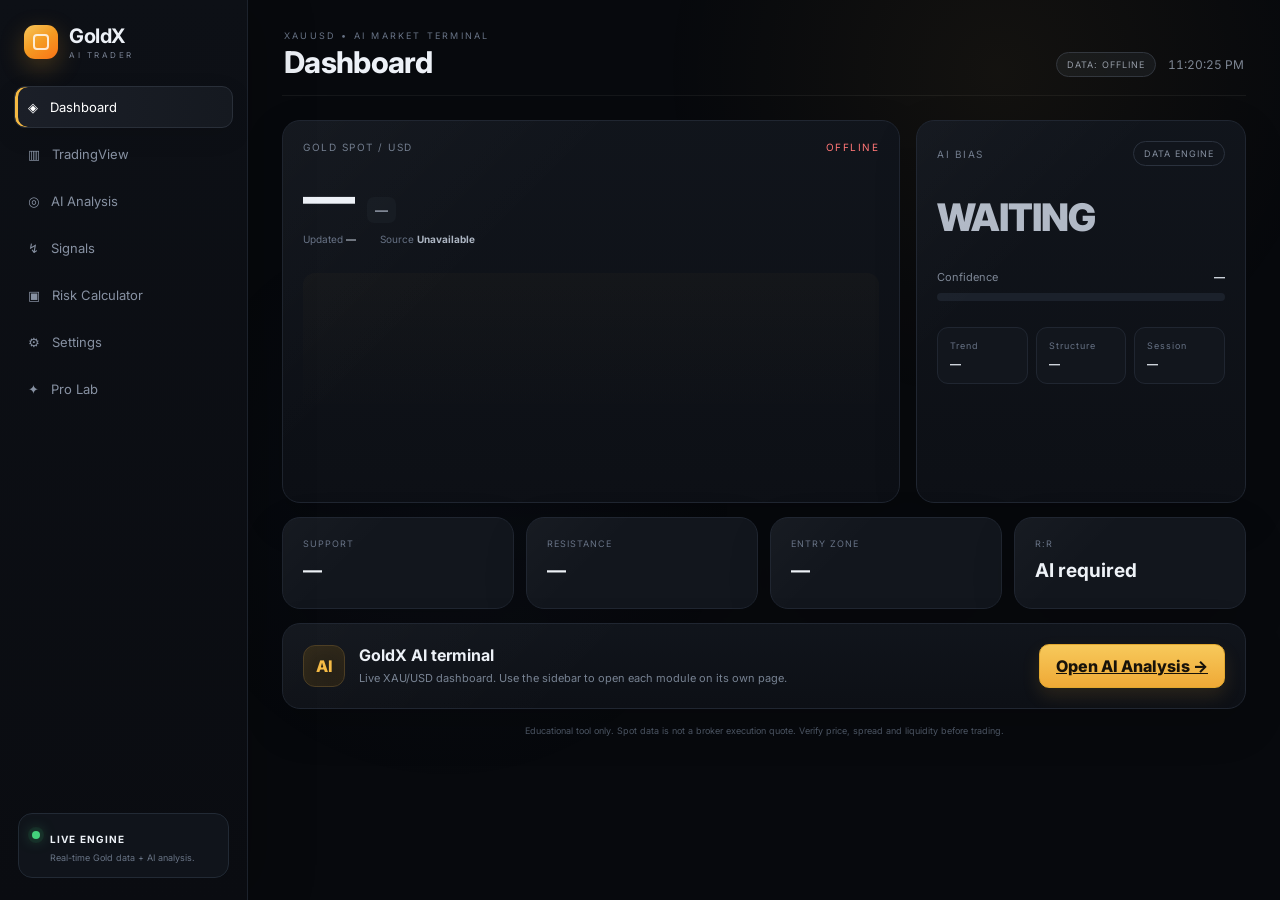
<file: index.html>
<!doctype html><html lang="en"><head><meta charset="UTF-8"><meta name="viewport" content="width=device-width,initial-scale=1.0"><title>GoldX AI Trader</title><link rel="preconnect" href="https://fonts.googleapis.com"><link rel="preconnect" href="https://fonts.gstatic.com" crossorigin><link href="https://fonts.googleapis.com/css2?family=Inter:wght@400;500;600;700;800&display=swap" rel="stylesheet"><link rel="stylesheet" href="/styles.css"></head><body data-page="dashboard"><div id="page-content"><section class="dashboard-page"><div class="hero-grid"><div class="card price-card"><div class="card-top"><span>GOLD SPOT / USD</span><span id="marketState" class="state">Checking…</span></div><div class="price-row"><span id="price" class="big-price">—</span><span id="change" class="change neutral">—</span></div><div class="price-meta"><span>Updated <b id="updated">—</b></span><span>Source <b id="source">—</b></span></div><canvas id="chart" height="180"></canvas></div><div class="card bias-card"><div class="card-top"><span>AI BIAS</span><span class="mini-pill">DATA ENGINE</span></div><div id="bias" class="bias neutral">WAITING</div><div class="confidence"><div class="confidence-label"><span>Confidence</span><b id="confidence">—</b></div><div class="bar"><span id="confidenceBar"></span></div></div><div class="metrics"><div><small>Trend</small><b id="trend">—</b></div><div><small>Structure</small><b id="structure">—</b></div><div><small>Session</small><b id="session">—</b></div></div></div></div><div class="stat-grid"><div class="card stat"><small>SUPPORT</small><b id="support">—</b></div><div class="card stat"><small>RESISTANCE</small><b id="resistance">—</b></div><div class="card stat"><small>ENTRY ZONE</small><b id="entry">—</b></div><div class="card stat"><small>R:R</small><b id="rr">AI required</b></div></div><div class="card callout"><div class="callout-icon">AI</div><div><b>GoldX AI terminal</b><p>Live XAU/USD dashboard. Use the sidebar to open each module on its own page.</p></div><a class="primary" href="/ai-analysis/">Open AI Analysis →</a></div><div class="disclaimer">Educational tool only. Spot data is not a broker execution quote. Verify price, spread and liquidity before trading.</div></section></div><script src="/page-shell.js?v=20260818-2"></script><script src="/app.js?v=20260818-2"></script><script src="/multipage-nav.js?v=20260818-1"></script></body></html>
</file>
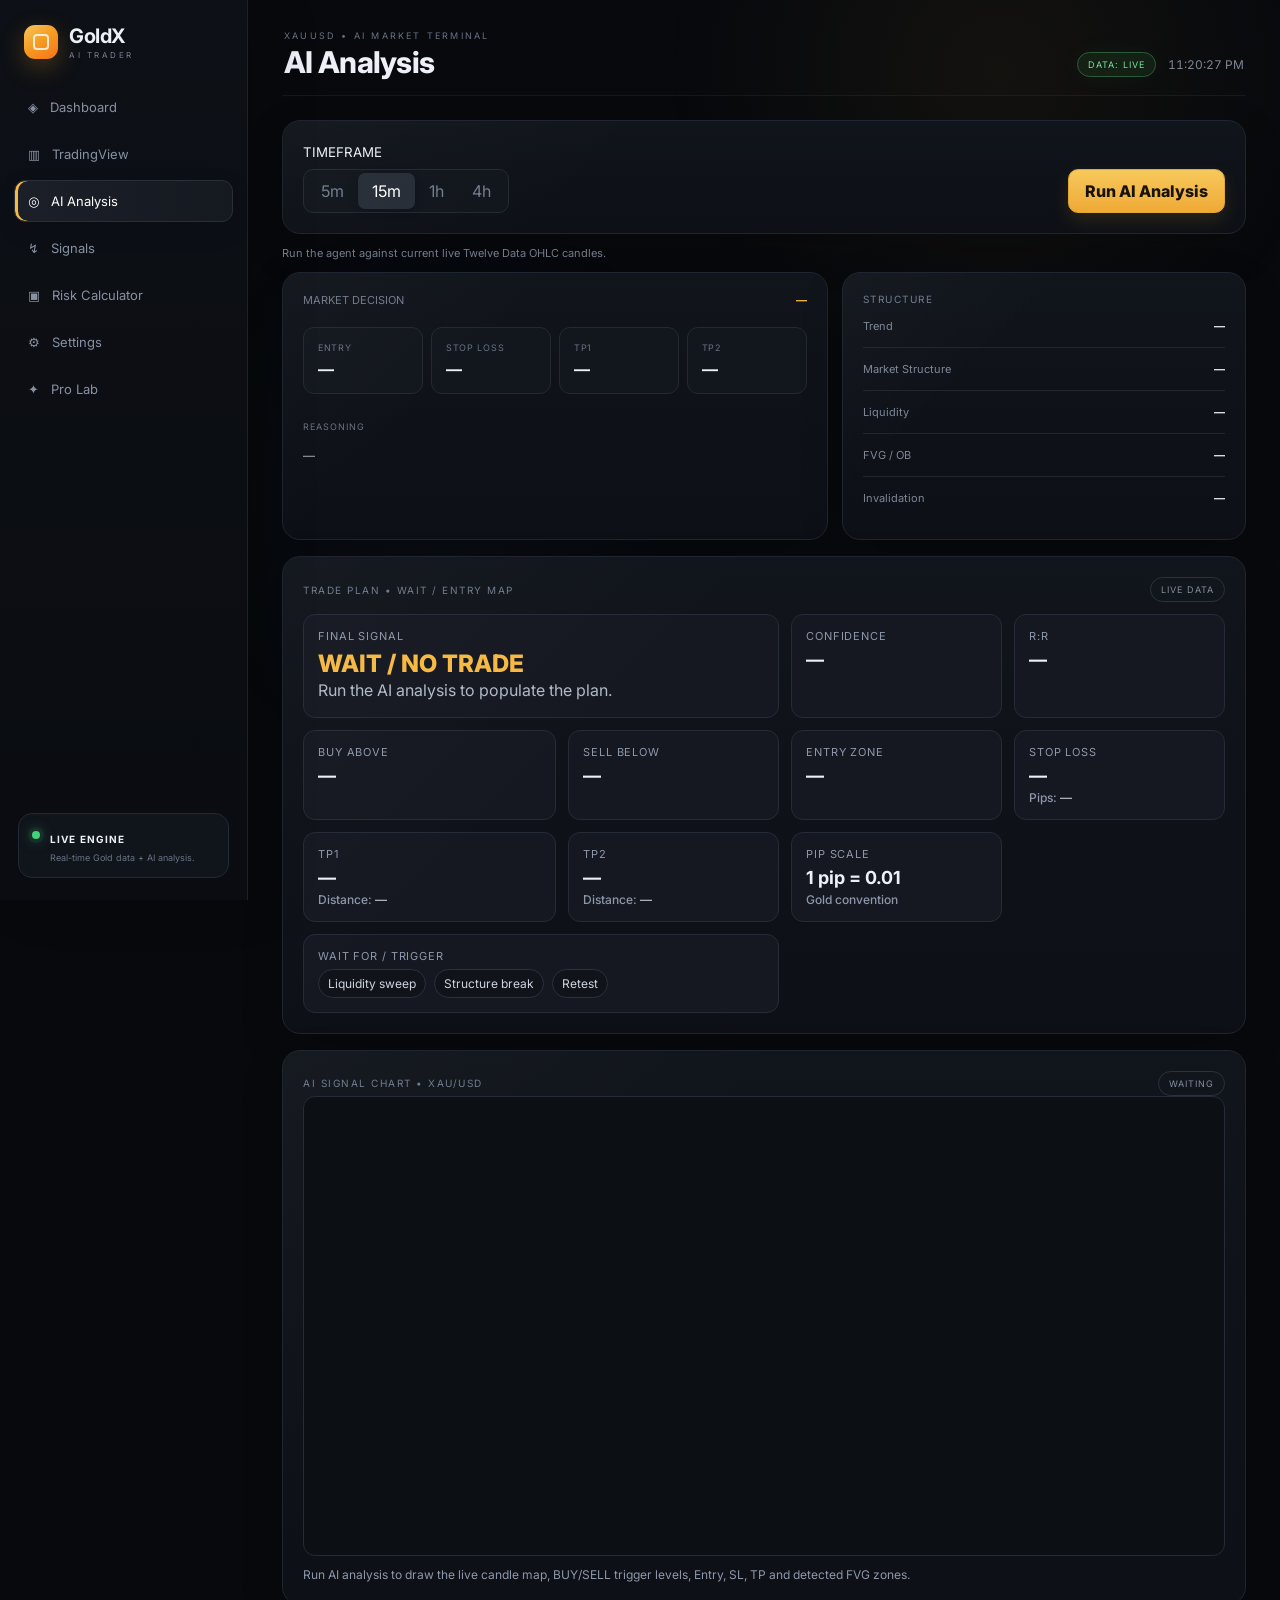
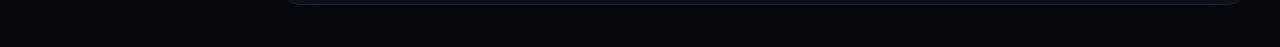
<file: ai-analysis/index.html>
<!doctype html><html lang="en"><head><meta charset="UTF-8"><meta name="viewport" content="width=device-width,initial-scale=1.0"><title>GoldX AI Analysis</title><link rel="preconnect" href="https://fonts.googleapis.com"><link rel="preconnect" href="https://fonts.gstatic.com" crossorigin><link href="https://fonts.googleapis.com/css2?family=Inter:wght@400;500;600;700;800&display=swap" rel="stylesheet"><link rel="stylesheet" href="/styles.css"></head><body data-page="analysis"><div id="page-content"><section id="analysis"><div class="card analysis-controls"><div><small>TIMEFRAME</small><div class="segmented"><button data-tf="5min" class="tf">5m</button><button data-tf="15min" class="tf active">15m</button><button data-tf="1h" class="tf">1h</button><button data-tf="4h" class="tf">4h</button></div></div><button id="runAi" class="primary">Run AI Analysis</button></div><div id="analysisStatus" class="status">Run the agent against current live Twelve Data OHLC candles.</div><div class="analysis-grid"><div class="card result-main"><div class="result-head"><span>MARKET DECISION</span><b id="resultBias">—</b></div><div class="entry-box"><div><small>ENTRY</small><b id="aEntry">—</b></div><div><small>STOP LOSS</small><b id="aSl">—</b></div><div><small>TP1</small><b id="aTp1">—</b></div><div><small>TP2</small><b id="aTp2">—</b></div></div><div class="reason"><small>REASONING</small><p id="reasoning">—</p></div></div><div class="card"><div class="card-top"><span>STRUCTURE</span></div><div class="list"><div><span>Trend</span><b id="aTrend">—</b></div><div><span>Market Structure</span><b id="aStructure">—</b></div><div><span>Liquidity</span><b id="aLiquidity">—</b></div><div><span>FVG / OB</span><b id="aFvg">—</b></div><div><span>Invalidation</span><b id="aInvalidation">—</b></div></div></div></div></section></div><script src="/page-shell.js?v=20260818-2"></script><script src="/enhancements.js?v=20260818-2"></script><script src="/analysis-page.js?v=20260818-1"></script></body></html>
</file>
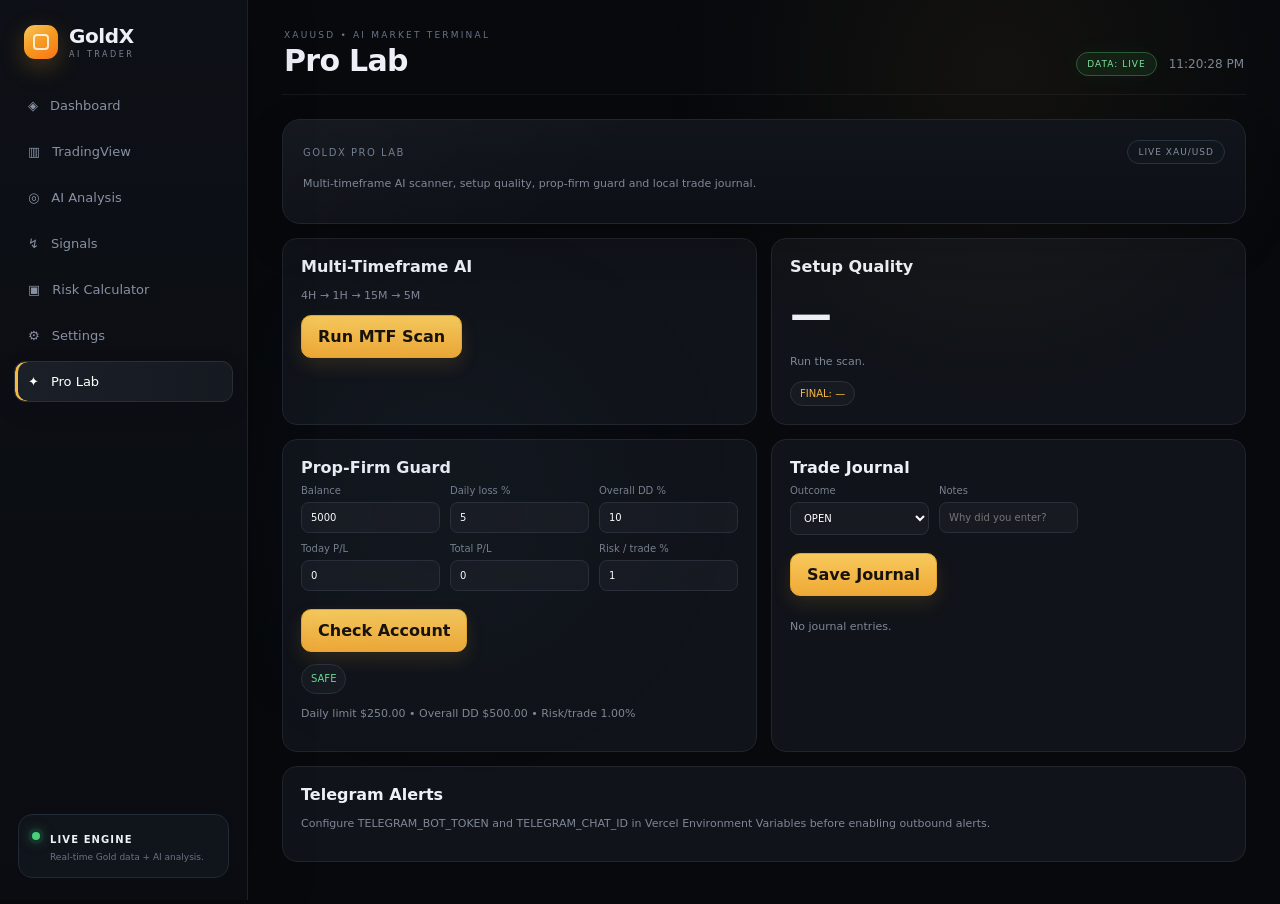
<file: pro-lab-v2/index.html>
<!doctype html><html lang="en"><head><meta charset="UTF-8"><meta name="viewport" content="width=device-width,initial-scale=1.0"><title>GoldX Pro Lab</title><link rel="preconnect" href="https://fonts.googleapis.com"><link rel="preconnect" href="https://fonts.gstatic.com" crossorigin><link rel="stylesheet" href="/styles.css"></head><body data-page="prolab"><div id="page-content"><section><div id="proPage"><div class="card"><div class="card-top"><span>GOLDX PRO LAB</span><span class="mini-pill">LIVE XAU/USD</span></div><p class="hint">Starting Pro Lab…</p></div></div></section></div><script src="/page-shell.js?v=20260818-4"></script><script src="/pro-lab-page.js?v=20260818-1"></script></body></html>
</file>
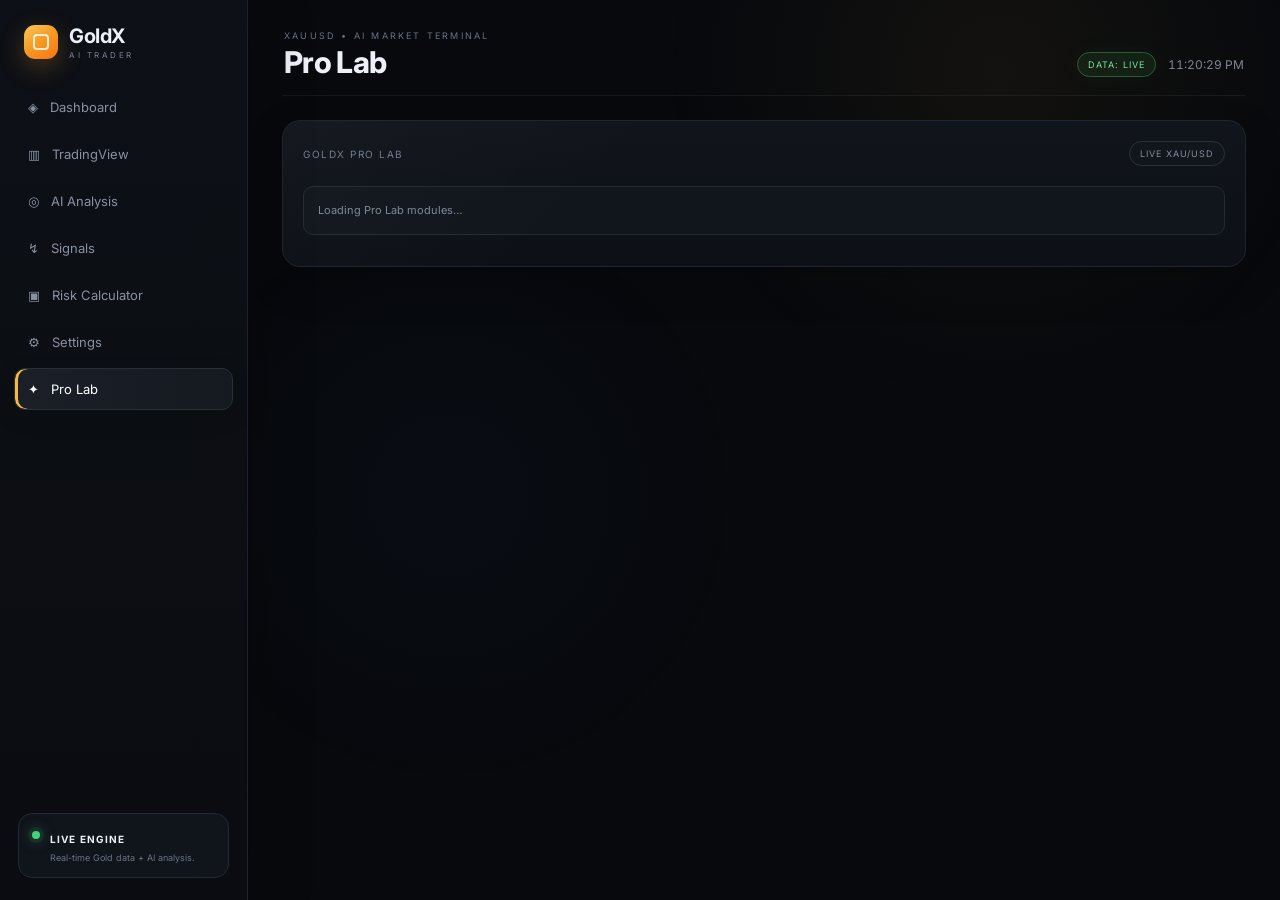
<file: pro-lab/index.html>
<!doctype html><html lang="en"><head><meta charset="UTF-8"><meta name="viewport" content="width=device-width,initial-scale=1.0"><title>GoldX Pro Lab</title><link rel="preconnect" href="https://fonts.googleapis.com"><link rel="preconnect" href="https://fonts.gstatic.com" crossorigin><link href="https://fonts.googleapis.com/css2?family=Inter:wght@400;500;600;700;800&display=swap" rel="stylesheet"><link rel="stylesheet" href="/styles.css"></head><body data-page="prolab"><div id="page-content"><section><div class="card"><div class="card-top"><span>GOLDX PRO LAB</span><span class="mini-pill">LIVE XAU/USD</span></div><p class="hint">Loading Pro Lab modules…</p></div></section></div><script src="/page-shell.js?v=20260818-2"></script><script src="/pro-features.js?v=20260818-5"></script><script src="/scan-ui.js?v=20260818-3"></script><script>setTimeout(()=>{if(window.goldxProLab)window.goldxProLab.open()},50)</script></body></html>
</file>
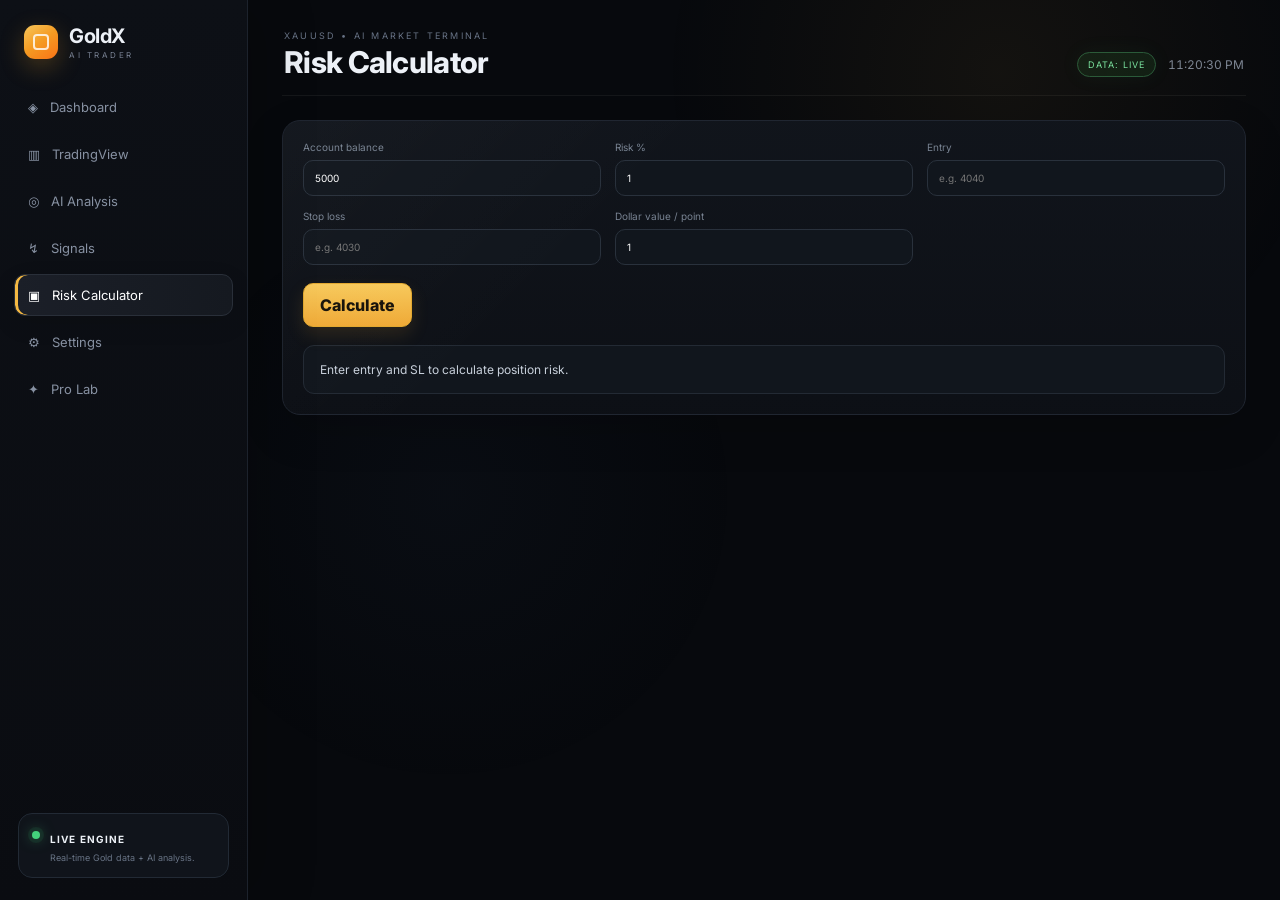
<file: risk-calculator/index.html>
<!doctype html><html lang="en"><head><meta charset="UTF-8"><meta name="viewport" content="width=device-width,initial-scale=1.0"><title>GoldX Risk Calculator</title><link rel="preconnect" href="https://fonts.googleapis.com"><link rel="preconnect" href="https://fonts.gstatic.com" crossorigin><link href="https://fonts.googleapis.com/css2?family=Inter:wght@400;500;600;700;800&display=swap" rel="stylesheet"><link rel="stylesheet" href="/styles.css"></head><body data-page="risk"><div id="page-content"><section><div class="card risk-card"><div class="form-grid"><label>Account balance<input id="balance" type="number" value="5000"></label><label>Risk %<input id="riskPct" type="number" step="0.1" value="1"></label><label>Entry<input id="rEntry" type="number" step="0.01" placeholder="e.g. 4040"></label><label>Stop loss<input id="rSl" type="number" step="0.01" placeholder="e.g. 4030"></label><label>Dollar value / point<input id="pointValue" type="number" step="0.01" value="1"></label></div><button class="primary" onclick="calculateRisk()">Calculate</button><div id="riskResult" class="risk-result">Enter entry and SL to calculate position risk.</div></div></section></div><script src="/page-shell.js?v=20260818-2"></script><script src="/risk-page.js?v=20260818-1"></script></body></html>
</file>
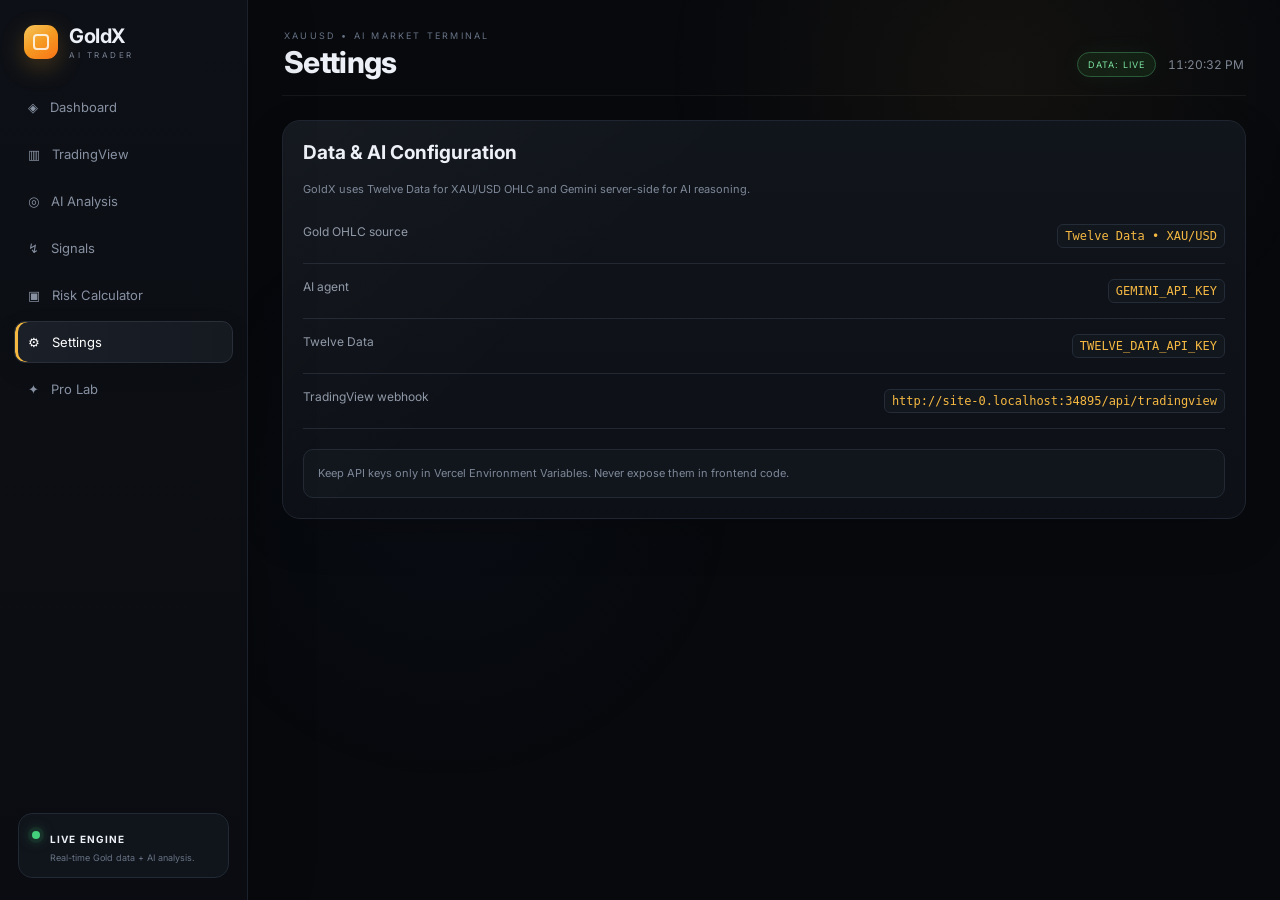
<file: settings/index.html>
<!doctype html><html lang="en"><head><meta charset="UTF-8"><meta name="viewport" content="width=device-width,initial-scale=1.0"><title>GoldX Settings</title><link rel="preconnect" href="https://fonts.googleapis.com"><link rel="preconnect" href="https://fonts.gstatic.com" crossorigin><link href="https://fonts.googleapis.com/css2?family=Inter:wght@400;500;600;700;800&display=swap" rel="stylesheet"><link rel="stylesheet" href="/styles.css"></head><body data-page="settings"><div id="page-content"><section><div class="card settings"><h2>Data & AI Configuration</h2><p>GoldX uses Twelve Data for XAU/USD OHLC and Gemini server-side for AI reasoning.</p><div class="settings-row"><span>Gold OHLC source</span><code>Twelve Data • XAU/USD</code></div><div class="settings-row"><span>AI agent</span><code>GEMINI_API_KEY</code></div><div class="settings-row"><span>Twelve Data</span><code>TWELVE_DATA_API_KEY</code></div><div class="settings-row"><span>TradingView webhook</span><code id="webhookUrl">—</code></div><div class="hint">Keep API keys only in Vercel Environment Variables. Never expose them in frontend code.</div></div></section></div><script src="/page-shell.js?v=20260818-2"></script><script>document.getElementById('webhookUrl').textContent=location.origin+'/api/tradingview'</script></body></html>
</file>
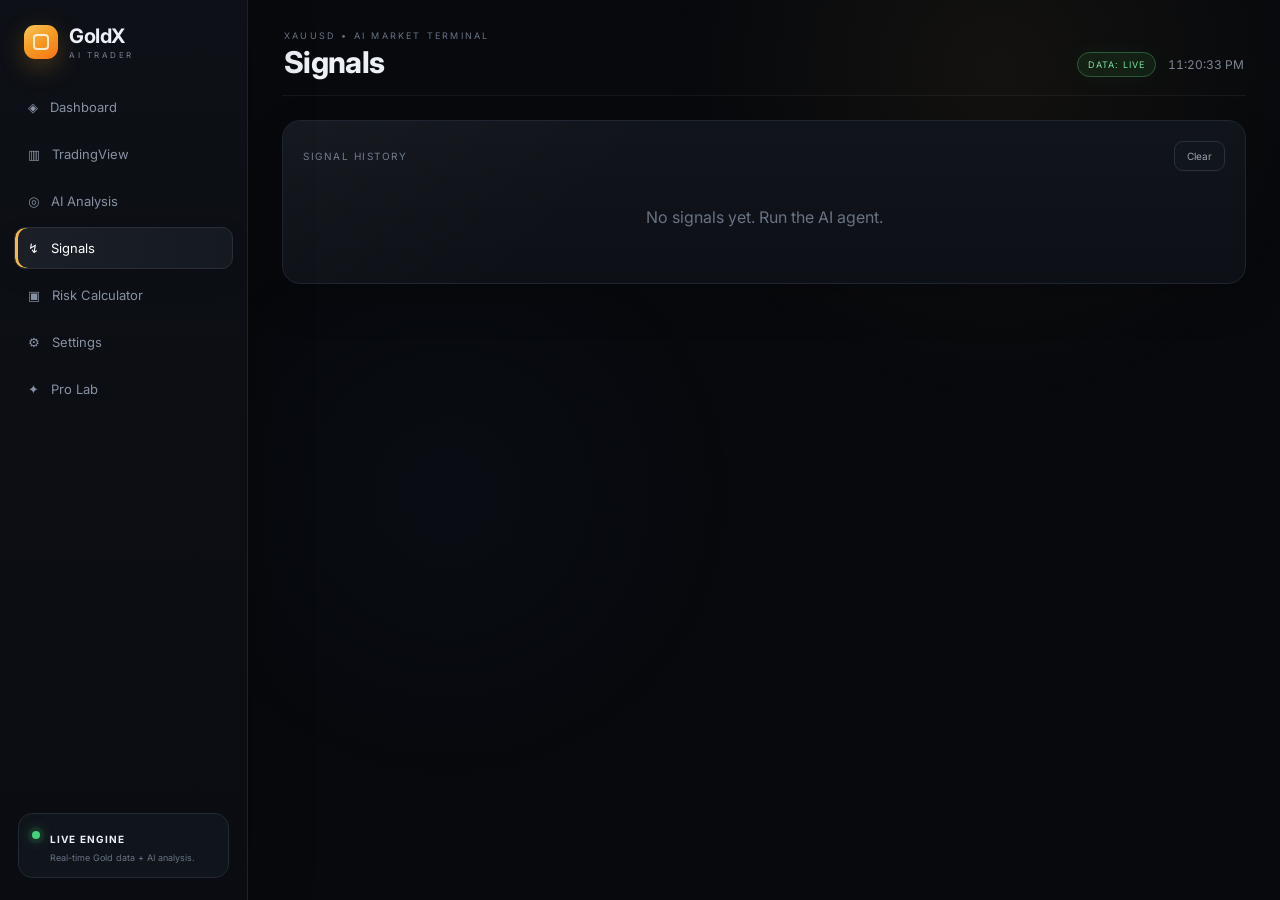
<file: signals/index.html>
<!doctype html><html lang="en"><head><meta charset="UTF-8"><meta name="viewport" content="width=device-width,initial-scale=1.0"><title>GoldX Signals</title><link rel="preconnect" href="https://fonts.googleapis.com"><link rel="preconnect" href="https://fonts.gstatic.com" crossorigin><link href="https://fonts.googleapis.com/css2?family=Inter:wght@400;500;600;700;800&display=swap" rel="stylesheet"><link rel="stylesheet" href="/styles.css"></head><body data-page="signals"><div id="page-content"><section><div class="card"><div class="card-top"><span>SIGNAL HISTORY</span><button class="ghost" onclick="clearSignals()">Clear</button></div><div id="signalsList" class="signals-list"></div></div></section></div><script src="/page-shell.js?v=20260818-2"></script><script src="/signals-page.js?v=20260818-1"></script></body></html>
</file>
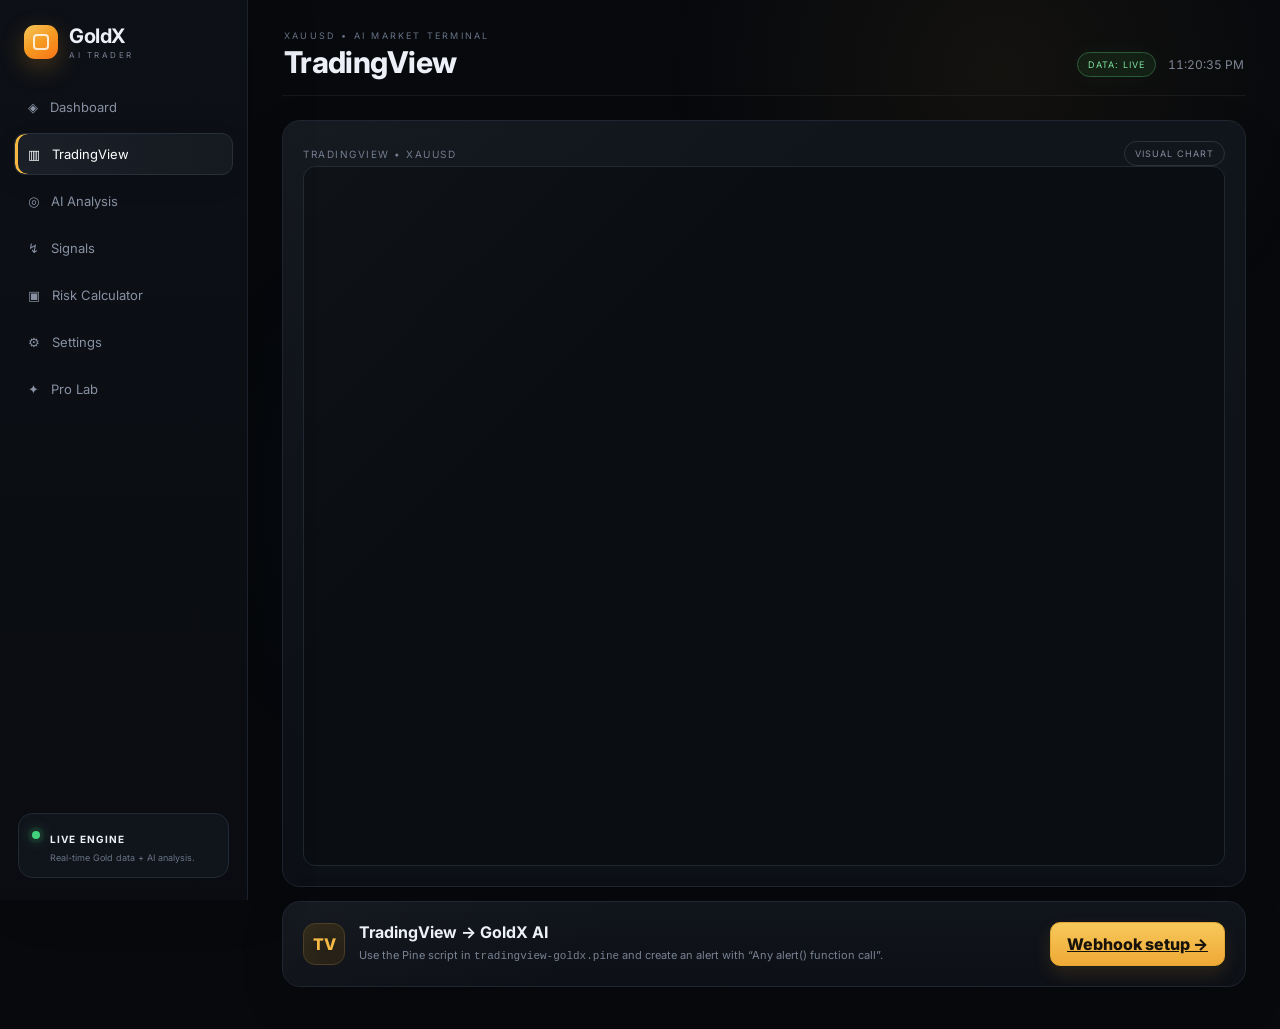
<file: tradingview/index.html>
<!doctype html><html lang="en"><head><meta charset="UTF-8"><meta name="viewport" content="width=device-width,initial-scale=1.0"><title>GoldX TradingView</title><link rel="preconnect" href="https://fonts.googleapis.com"><link rel="preconnect" href="https://fonts.gstatic.com" crossorigin><link href="https://fonts.googleapis.com/css2?family=Inter:wght@400;500;600;700;800&display=swap" rel="stylesheet"><link rel="stylesheet" href="/styles.css"></head><body data-page="tradingview"><div id="page-content"><section><div class="card"><div class="card-top"><span>TRADINGVIEW • XAUUSD</span><span class="mini-pill">VISUAL CHART</span></div><div class="tv-wrap"><div class="tradingview-widget-container" id="tv_chart"><div class="tradingview-widget-container__widget"></div></div></div></div><div class="card callout"><div class="callout-icon">TV</div><div><b>TradingView → GoldX AI</b><p>Use the Pine script in <code>tradingview-goldx.pine</code> and create an alert with “Any alert() function call”.</p></div><a class="primary" href="/settings/">Webhook setup →</a></div></section></div><script src="https://s3.tradingview.com/tv.js"></script><script src="/page-shell.js?v=20260818-2"></script><script src="/tradingview-page.js?v=20260818-1"></script></body></html>
</file>
<file: styles.css>
*{box-sizing:border-box}html{scroll-behavior:smooth}body{margin:0;font-family:Inter,system-ui,-apple-system,BlinkMacSystemFont,"Segoe UI",sans-serif;background:#07090d;color:#edf1f7;min-height:100vh;-webkit-font-smoothing:antialiased}body:before{content:"";position:fixed;inset:0;pointer-events:none;background:radial-gradient(circle at 78% 8%,rgba(245,185,66,.055),transparent 26%),radial-gradient(circle at 35% 55%,rgba(66,96,140,.05),transparent 30%)}button,input,select{font:inherit}button,a{transition:all .18s ease}.app-shell{display:flex;min-height:100vh}.sidebar{width:248px;background:linear-gradient(180deg,#0d1016 0%,#0a0c11 100%);border-right:1px solid #1c222c;padding:22px 14px;position:fixed;inset:0 auto 0 0;z-index:50;box-shadow:18px 0 50px rgba(0,0,0,.16)}.brand{display:flex;gap:11px;align-items:center;padding:2px 10px 26px}.brand-dot{width:34px;height:34px;border-radius:11px;background:linear-gradient(145deg,#f7c75c 0%,#f59b22 48%,#f97316 100%);display:grid;place-items:center;box-shadow:0 8px 25px rgba(245,166,42,.25)}.brand-dot:after{content:"";width:12px;height:12px;border-radius:4px;border:2px solid rgba(255,255,255,.8)}.brand b{font-size:20px;letter-spacing:-.4px}.brand small{display:block;font-size:8px;color:#778092;letter-spacing:2.5px;margin-top:2px}.sidebar nav{display:flex;flex-direction:column;gap:5px}.nav{display:flex;align-items:center;gap:12px;width:100%;border:1px solid transparent;background:transparent;color:#8791a2;padding:12px 13px;border-radius:11px;text-align:left;cursor:pointer;margin:0;text-decoration:none;font-size:13px}.nav:hover{background:#141820;color:#dfe5ee;border-color:#202733;transform:translateX(2px)}.nav.active{background:linear-gradient(90deg,#1b1f28,#151920);color:#fff;border-color:#292f39;box-shadow:inset 3px 0 #f5b942,0 8px 24px rgba(0,0,0,.1)}.nav:first-letter{color:#aeb7c6}.side-note{position:absolute;bottom:22px;left:18px;right:18px;border:1px solid #222a35;background:rgba(18,22,29,.88);border-radius:14px;padding:13px;display:flex;gap:10px;backdrop-filter:blur(12px)}.side-note b{font-size:10px;letter-spacing:1.1px}.side-note small{display:block;color:#697486;font-size:9px;margin-top:4px;line-height:1.45}.live-dot{width:8px;height:8px;background:#43d17b;border-radius:50%;margin-top:4px;box-shadow:0 0 0 4px rgba(67,209,123,.08),0 0 14px rgba(67,209,123,.65);flex:none}.main{margin-left:248px;width:calc(100% - 248px);padding:26px 34px 42px;max-width:1700px}.topbar{display:flex;justify-content:space-between;align-items:flex-end;margin-bottom:24px;padding:4px 2px 18px;border-bottom:1px solid rgba(255,255,255,.055)}.eyebrow{font-size:9px;color:#687386;letter-spacing:2.2px;text-transform:uppercase}.topbar h1{margin:6px 0 0;font-size:30px;line-height:1;font-weight:750;letter-spacing:-.7px}.top-actions{display:flex;align-items:center;gap:12px}.badge,.mini-pill{font-size:9px;letter-spacing:1px;border-radius:999px;padding:6px 10px;border:1px solid #2b323e;background:#11151c;color:#858f9f}.badge.live{color:#77e5a3;border-color:#245739;background:#0c1b13;box-shadow:0 0 22px rgba(61,207,123,.06)}.badge.muted{color:#929baa;background:#11151b}.clock{font-size:12px;color:#7b8595;font-variant-numeric:tabular-nums}.view{display:none}.active-view{display:block;animation:pageIn .24s ease}@keyframes pageIn{from{opacity:.5;transform:translateY(4px)}to{opacity:1;transform:none}}.hero-grid{display:grid;grid-template-columns:minmax(0,2fr) minmax(330px,1fr);gap:16px}.card{background:linear-gradient(180deg,rgba(17,21,28,.98),rgba(13,16,22,.98));border:1px solid #202631;border-radius:18px;padding:20px;box-shadow:0 16px 44px rgba(0,0,0,.16);position:relative;overflow:hidden}.card:before{content:"";position:absolute;inset:0;pointer-events:none;background:linear-gradient(135deg,rgba(255,255,255,.025),transparent 35%)}.card-top{display:flex;justify-content:space-between;align-items:center;color:#707b8c;font-size:10px;letter-spacing:1.5px;text-transform:uppercase}.price-card{min-height:360px}.price-row{display:flex;align-items:baseline;gap:14px;margin-top:18px}.big-price{font-size:52px;font-weight:800;letter-spacing:-2.4px;line-height:1}.change{font-size:13px;font-weight:700;padding:5px 8px;border-radius:7px;background:#151a21}.change.up{color:#67dd93;background:#0e2117}.change.down{color:#ff7676;background:#251416}.change.neutral{color:#8d95a3}.price-meta{display:flex;gap:24px;color:#667184;font-size:10px;margin:10px 0 4px}.price-meta b{color:#adb6c3}.price-card canvas{width:100%;margin-top:24px;height:205px;background:linear-gradient(180deg,rgba(245,185,66,.025),transparent 70%);border-radius:12px}.bias-card{min-height:360px}.bias{font-size:38px;font-weight:850;margin:28px 0 30px;letter-spacing:-1px}.bias.bull{color:#63df95;text-shadow:0 0 22px rgba(99,223,149,.12)}.bias.bear{color:#ff7676}.bias.neutral{color:#b1b9c6}.confidence-label{display:flex;justify-content:space-between;font-size:11px;color:#7e8796}.confidence-label b{color:#d7dde6}.bar{height:8px;background:#1b212b;border-radius:99px;margin-top:9px;overflow:hidden}.bar span{display:block;height:100%;width:0;background:linear-gradient(90deg,#d69428,#f6c451);border-radius:99px;box-shadow:0 0 18px rgba(245,185,66,.22)}.metrics{display:grid;grid-template-columns:repeat(3,1fr);gap:8px;margin-top:26px}.metrics div,.stat{background:#12161d;border:1px solid #202631}.metrics div{padding:12px;border-radius:11px}.metrics small,.stat small{display:block;color:#667184;font-size:9px;letter-spacing:1px}.metrics b{display:block;margin-top:6px;font-size:11px;color:#dae0e8}.stat-grid{display:grid;grid-template-columns:repeat(4,1fr);gap:12px;margin:14px 0}.stat{min-height:92px}.stat b{font-size:19px;display:block;margin-top:10px;color:#eef2f7}.callout{display:flex;align-items:center;gap:14px;margin-top:14px}.callout-icon{width:42px;height:42px;border-radius:12px;background:linear-gradient(145deg,#2a2417,#1c1812);border:1px solid #4a3b20;color:#f5b942;display:grid;place-items:center;font-weight:800;box-shadow:inset 0 0 25px rgba(245,185,66,.05)}.callout p{margin:5px 0 0;color:#778292;font-size:11px;line-height:1.55}.callout>div:nth-child(2){flex:1}.primary{border:1px solid #e2a82f;border-radius:10px;background:linear-gradient(180deg,#f7c95b,#efa936);color:#17120a;font-weight:800;padding:11px 16px;cursor:pointer;box-shadow:0 8px 18px rgba(239,169,54,.13)}.primary:hover{transform:translateY(-1px);filter:brightness(1.03)}.primary:disabled{opacity:.5;cursor:not-allowed;transform:none}.disclaimer{font-size:9px;color:#505a69;text-align:center;margin:16px}.analysis-controls{display:flex;justify-content:space-between;align-items:end;gap:20px}.segmented{display:flex;margin-top:8px;background:#11151c;border:1px solid #232a34;border-radius:10px;padding:3px}.tf{border:0;background:transparent;color:#727d8e;padding:8px 14px;border-radius:7px;cursor:pointer}.tf:hover{color:#dbe2eb}.tf.active{background:#262d37;color:#fff;box-shadow:0 2px 10px rgba(0,0,0,.18)}.status{margin:12px 0;color:#7d8797;font-size:11px}.analysis-grid{display:grid;grid-template-columns:minmax(0,1.35fr) minmax(340px,1fr);gap:14px}.result-head{display:flex;justify-content:space-between;font-size:11px;color:#727b8a}.result-head b{color:#f5b942}.entry-box{display:grid;grid-template-columns:repeat(4,1fr);gap:8px;margin:20px 0}.entry-box div{padding:14px;background:#12161d;border:1px solid #222932;border-radius:11px}.entry-box small{display:block;color:#687282;font-size:9px;letter-spacing:.7px}.entry-box b{display:block;margin-top:6px;font-size:16px;color:#edf1f6}.reason small{color:#687282;font-size:9px;letter-spacing:1px}.reason p{color:#a4adba;font-size:12px;line-height:1.7}.list div{display:flex;justify-content:space-between;gap:20px;padding:14px 0;border-bottom:1px solid #20262f;font-size:11px;color:#7d8796}.list div:last-child{border-bottom:0}.list b{color:#e3e8ee;text-align:right}.signals-list .signal{display:grid;grid-template-columns:1.1fr 1fr 1fr 1fr 1.2fr;gap:10px;padding:14px 0;border-bottom:1px solid #20262f;font-size:11px;align-items:center}.signals-list .signal b{font-size:12px}.empty{color:#687282;padding:36px;text-align:center}.ghost{background:#11151c;border:1px solid #2a313c;color:#9aa3b1;border-radius:9px;padding:8px 12px;cursor:pointer}.ghost:hover{border-color:#3b4553;color:#fff}.risk-card{max-width:1000px}.form-grid{display:grid;grid-template-columns:repeat(3,1fr);gap:14px;margin-bottom:18px}.form-grid label{font-size:10px;color:#788392}.form-grid input,.form-grid select{display:block;width:100%;margin-top:7px;background:#11161d;border:1px solid #29313c;color:#fff;border-radius:10px;padding:11px;outline:none}.form-grid input:focus,.form-grid select:focus{border-color:#a77c29;box-shadow:0 0 0 3px rgba(245,185,66,.08)}.risk-result{margin-top:18px;background:#11161d;border:1px solid #232a34;border-radius:11px;padding:16px;color:#c8d0db;font-size:12px}.settings h2{font-size:19px;margin-top:0}.settings p,.hint{font-size:11px;color:#7d8797;line-height:1.7}.settings-row{display:flex;justify-content:space-between;gap:20px;border-bottom:1px solid #222932;padding:15px 0;font-size:12px}.settings-row span{color:#9099a7}.settings-row code{color:#f5b942;background:#12161d;border:1px solid #242c37;padding:4px 7px;border-radius:6px}.hint{margin-top:20px;padding:14px;background:#11161d;border:1px solid #232a34;border-radius:10px}.tv-wrap{height:700px;min-height:700px;width:100%;overflow:hidden;border-radius:12px;background:#0a0d12;border:1px solid #202731}.tv-wrap .tradingview-widget-container{height:100%!important;width:100%!important}.tv-wrap iframe{height:100%!important;min-height:650px!important;width:100%!important;display:block}.tv-wrap .tv-credit{display:none}.tv-wrap .tradingview-widget-container__widget{height:100%!important;width:100%!important}.gx-pro-grid{gap:16px}.gx-pro-card{box-shadow:0 16px 42px rgba(0,0,0,.14)}.gx-btn{background:linear-gradient(180deg,#f7c95b,#efa936)!important;border:1px solid #e0a62d!important;box-shadow:0 8px 18px rgba(239,169,54,.12)}.gx-table th,.gx-table td{border-color:#232a34!important}.gx-final{box-shadow:inset 0 0 30px rgba(245,185,66,.025)}.gx-scan-overlay{backdrop-filter:blur(8px)!important}.section-title{font-size:14px;font-weight:700}.muted{color:#758091}@media(max-width:1050px){.sidebar{width:78px}.brand div,.nav span,.side-note div{display:none}.sidebar{padding-inline:10px}.brand{justify-content:center;padding-inline:0}.brand-dot{width:34px}.nav{justify-content:center;padding-inline:0}.side-note{left:10px;right:10px;justify-content:center}.main{margin-left:78px;width:calc(100% - 78px);padding:22px}.hero-grid,.analysis-grid{grid-template-columns:1fr}.stat-grid{grid-template-columns:repeat(2,1fr)}}@media(max-width:760px){.topbar{align-items:flex-start;gap:14px}.top-actions{flex-wrap:wrap;justify-content:flex-end}.big-price{font-size:42px}.form-grid{grid-template-columns:1fr 1fr}.entry-box{grid-template-columns:repeat(2,1fr)}.signals-list .signal{grid-template-columns:1fr 1fr}.tv-wrap{height:560px;min-height:560px}.tv-wrap iframe{min-height:520px!important}}@media(max-width:560px){.main{padding:14px}.topbar h1{font-size:24px}.hero-grid{gap:12px}.card{padding:16px;border-radius:15px}.stat-grid{grid-template-columns:1fr 1fr;gap:8px}.form-grid{grid-template-columns:1fr}.entry-box{grid-template-columns:1fr 1fr}.callout{align-items:flex-start;flex-wrap:wrap}.callout .primary{width:100%}.tv-wrap{height:460px;min-height:460px}.tv-wrap iframe{min-height:420px!important}}
</file>
